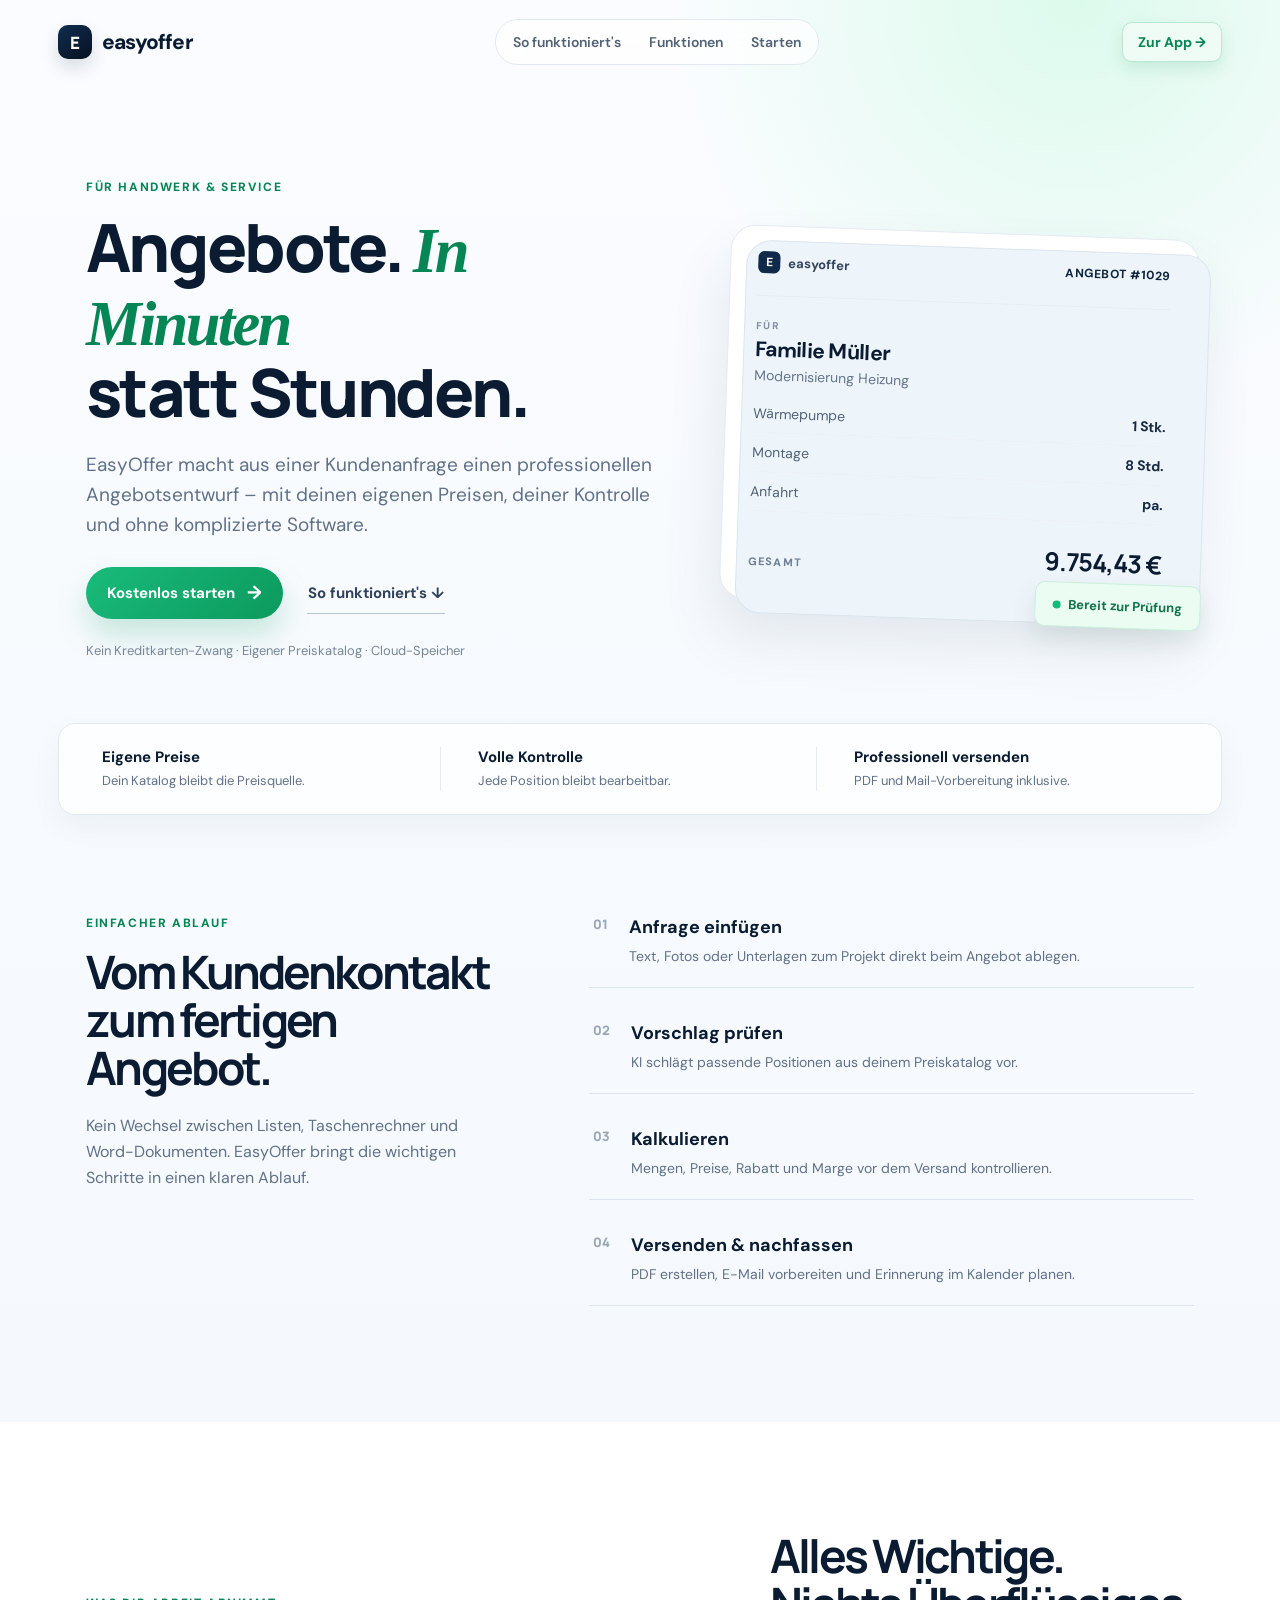
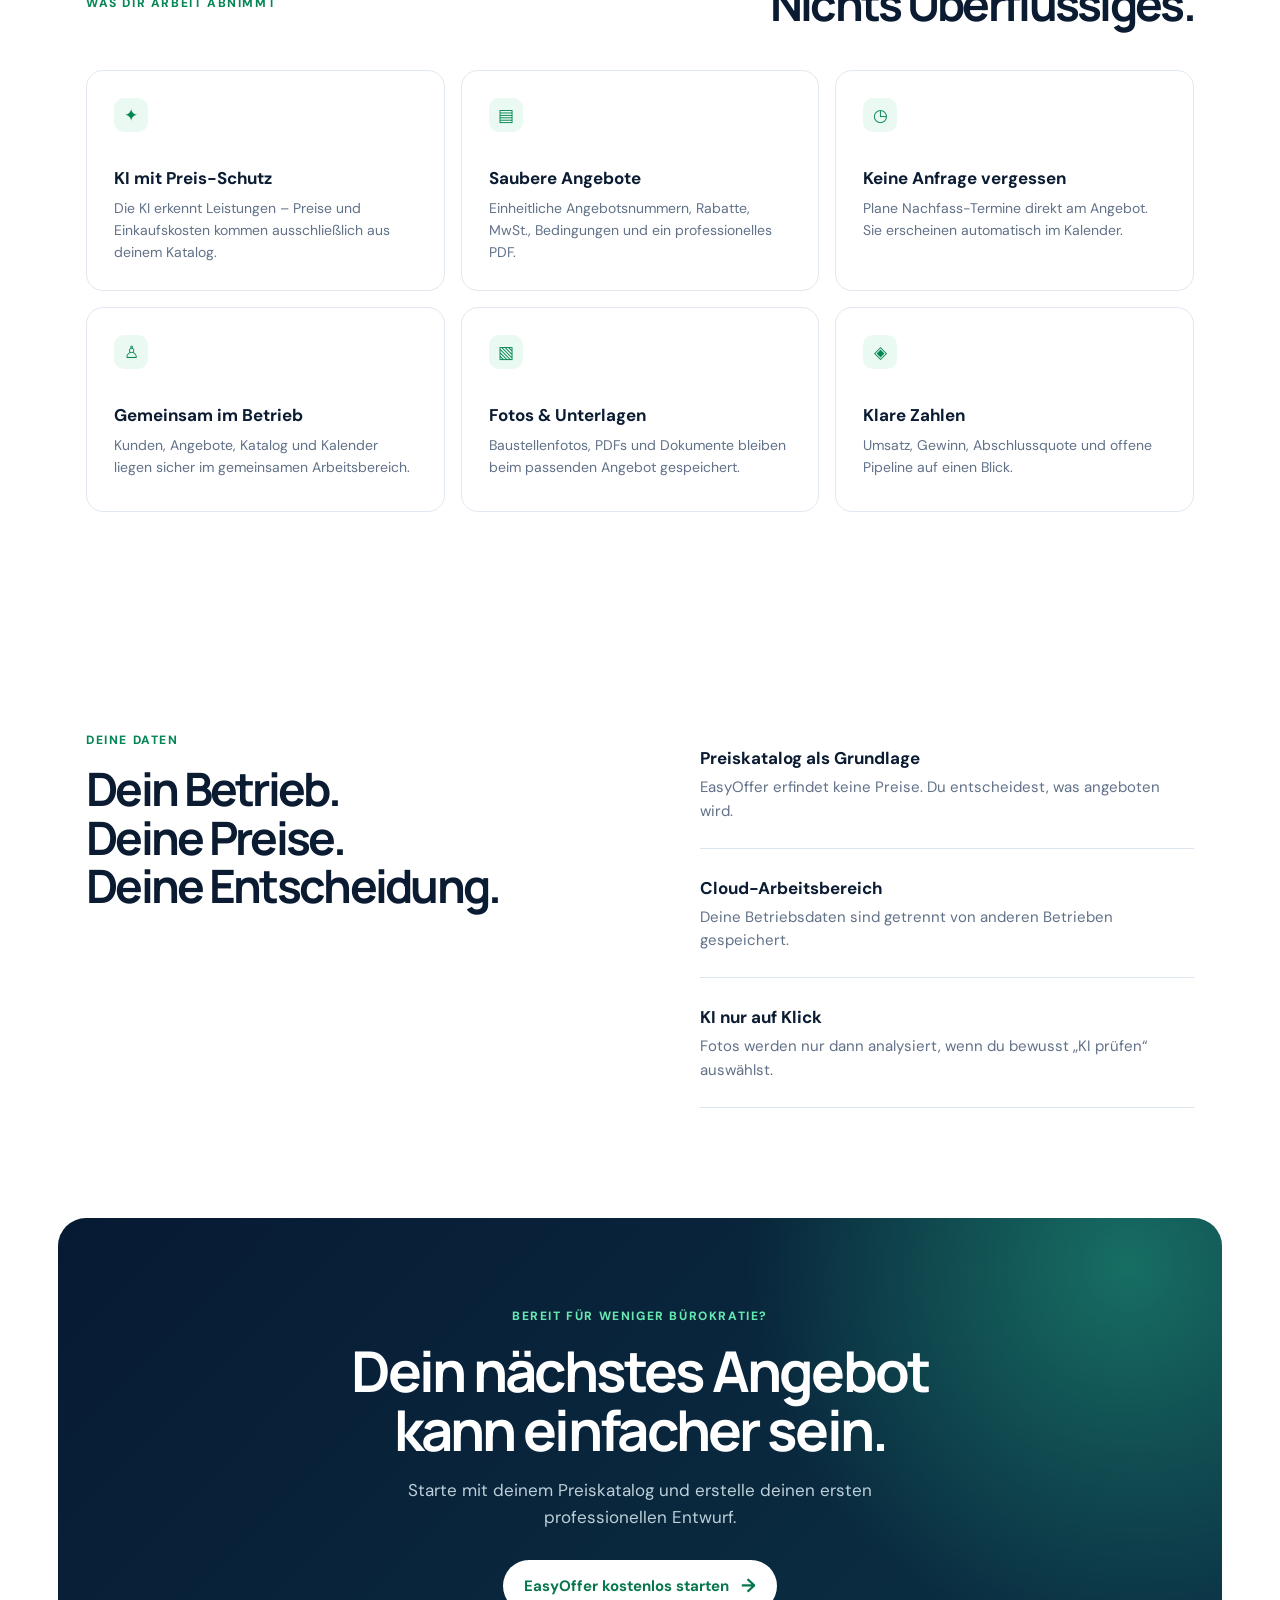
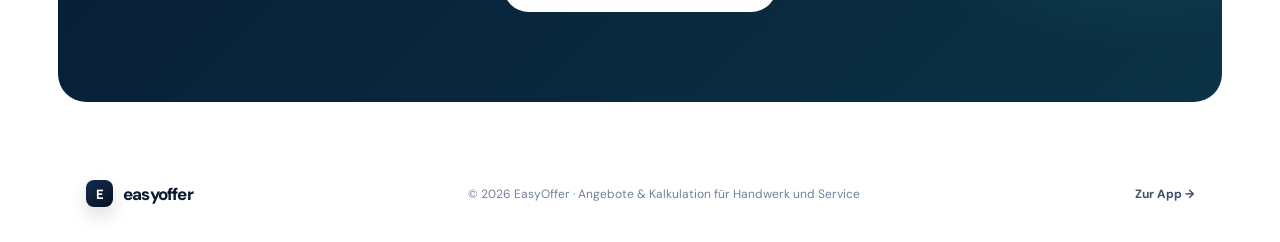
<file: index.html>
<!doctype html>
<html lang="de">
<head>
  <meta charset="utf-8">
  <meta name="viewport" content="width=device-width, initial-scale=1">
  <meta name="theme-color" content="#0b1220">
  <meta name="description" content="EasyOffer erstellt professionelle Angebote für Handwerk und Service in wenigen Minuten.">
  <title>EasyOffer – Angebote. In Minuten statt Stunden.</title>
<link rel="stylesheet" href="landing.css?v=landing-fix-20260915">
</head>
<body>
  <header class="siteHeader">
    <a class="brand" href="#top"><span>E</span><b>easyoffer</b></a>
    <nav><a href="#ablauf">So funktioniert's</a><a href="#funktionen">Funktionen</a><a href="#start">Starten</a></nav>
    <a class="headerCta" href="app.html">Zur App →</a>
  </header>
  <main id="top">
    <section class="heroSection">
      <div class="heroCopy">
        <p class="eyebrow">FÜR HANDWERK & SERVICE</p>
        <h1>Angebote. <em>In Minuten</em><br>statt Stunden.</h1>
        <p class="heroLead">EasyOffer macht aus einer Kundenanfrage einen professionellen Angebotsentwurf – mit deinen eigenen Preisen, deiner Kontrolle und ohne komplizierte Software.</p>
        <div class="heroActions"><a class="primaryCta" href="app.html">Kostenlos starten <span>→</span></a><a class="textCta" href="#ablauf">So funktioniert's <span>↓</span></a></div>
        <p class="heroHint">Kein Kreditkarten-Zwang · Eigener Preiskatalog · Cloud-Speicher</p>
      </div>
      <div class="offerMockup" aria-label="Vorschau eines EasyOffer-Angebots">
        <div class="mockTop"><span class="mockLogo">E</span><span>easyoffer</span><b>ANGEBOT #1029</b></div>
        <div class="mockCustomer"><small>FÜR</small><b>Familie Müller</b><span>Modernisierung Heizung</span></div>
        <div class="mockRows"><div><span>Wärmepumpe</span><b>1 Stk.</b></div><div><span>Montage</span><b>8 Std.</b></div><div><span>Anfahrt</span><b>pa.</b></div></div>
        <div class="mockTotal"><span>GESAMT</span><b>9.754,43 €</b></div>
        <div class="mockStatus"><i></i> Bereit zur Prüfung</div>
      </div>
    </section>
    <section class="benefitBar"><div><b>Eigene Preise</b><span>Dein Katalog bleibt die Preisquelle.</span></div><div><b>Volle Kontrolle</b><span>Jede Position bleibt bearbeitbar.</span></div><div><b>Professionell versenden</b><span>PDF und Mail-Vorbereitung inklusive.</span></div></section>
    <section class="flowSection" id="ablauf">
      <div class="sectionIntro"><p class="eyebrow">EINFACHER ABLAUF</p><h2>Vom Kundenkontakt<br>zum fertigen Angebot.</h2><p>Kein Wechsel zwischen Listen, Taschenrechner und Word-Dokumenten. EasyOffer bringt die wichtigen Schritte in einen klaren Ablauf.</p></div>
      <div class="flowSteps"><article><span>01</span><div><h3>Anfrage einfügen</h3><p>Text, Fotos oder Unterlagen zum Projekt direkt beim Angebot ablegen.</p></div></article><article><span>02</span><div><h3>Vorschlag prüfen</h3><p>KI schlägt passende Positionen aus deinem Preiskatalog vor.</p></div></article><article><span>03</span><div><h3>Kalkulieren</h3><p>Mengen, Preise, Rabatt und Marge vor dem Versand kontrollieren.</p></div></article><article><span>04</span><div><h3>Versenden & nachfassen</h3><p>PDF erstellen, E-Mail vorbereiten und Erinnerung im Kalender planen.</p></div></article></div>
    </section>
    <section class="featureSection" id="funktionen">
      <div class="featureHeading"><p class="eyebrow">WAS DIR ARBEIT ABNIMMT</p><h2>Alles Wichtige.<br>Nichts Überflüssiges.</h2></div>
      <div class="featureGrid"><article><span>✦</span><h3>KI mit Preis-Schutz</h3><p>Die KI erkennt Leistungen – Preise und Einkaufskosten kommen ausschließlich aus deinem Katalog.</p></article><article><span>▤</span><h3>Saubere Angebote</h3><p>Einheitliche Angebotsnummern, Rabatte, MwSt., Bedingungen und ein professionelles PDF.</p></article><article><span>◷</span><h3>Keine Anfrage vergessen</h3><p>Plane Nachfass-Termine direkt am Angebot. Sie erscheinen automatisch im Kalender.</p></article><article><span>♙</span><h3>Gemeinsam im Betrieb</h3><p>Kunden, Angebote, Katalog und Kalender liegen sicher im gemeinsamen Arbeitsbereich.</p></article><article><span>▧</span><h3>Fotos & Unterlagen</h3><p>Baustellenfotos, PDFs und Dokumente bleiben beim passenden Angebot gespeichert.</p></article><article><span>◈</span><h3>Klare Zahlen</h3><p>Umsatz, Gewinn, Abschlussquote und offene Pipeline auf einen Blick.</p></article></div>
    </section>
    <section class="trustSection"><div><p class="eyebrow">DEINE DATEN</p><h2>Dein Betrieb.<br>Deine Preise.<br>Deine Entscheidung.</h2></div><div class="trustPoints"><p><b>Preiskatalog als Grundlage</b><span>EasyOffer erfindet keine Preise. Du entscheidest, was angeboten wird.</span></p><p><b>Cloud-Arbeitsbereich</b><span>Deine Betriebsdaten sind getrennt von anderen Betrieben gespeichert.</span></p><p><b>KI nur auf Klick</b><span>Fotos werden nur dann analysiert, wenn du bewusst „KI prüfen“ auswählst.</span></p></div></section>
    <section class="finalCta" id="start"><p class="eyebrow">BEREIT FÜR WENIGER BÜROKRATIE?</p><h2>Dein nächstes Angebot<br>kann einfacher sein.</h2><p>Starte mit deinem Preiskatalog und erstelle deinen ersten professionellen Entwurf.</p><a class="primaryCta lightCta" href="app.html">EasyOffer kostenlos starten <span>→</span></a></section>
  </main>
  <footer><a class="brand" href="#top"><span>E</span><b>easyoffer</b></a><span>© 2026 EasyOffer · Angebote & Kalkulation für Handwerk und Service</span><a href="app.html">Zur App →</a></footer>
</body>
</html>
</file>
<file: landing.css>
@import url('https://fonts.googleapis.com/css2?family=DM+Sans:wght@400;500;600;700&family=Manrope:wght@600;700;800&display=swap');
:root{--ink:#0a1b32;--muted:#617188;--line:#dce5ef;--green:#16b979;--green-dark:#078655;--paper:#fff;--navy:#071526}*{box-sizing:border-box}html{scroll-behavior:smooth}body{margin:0;color:var(--ink);background:radial-gradient(circle at 84% 0,#dcfaec 0,transparent 25rem),linear-gradient(180deg,#fafcff 0,#f4f8fc 48%,#fff 48%);font-family:'DM Sans',Arial,sans-serif}a{text-decoration:none;color:inherit}p,h1,h2,h3{margin-top:0}.siteHeader{height:84px;max-width:1220px;margin:auto;padding:0 28px;display:flex;align-items:center;justify-content:space-between;gap:25px;position:relative;z-index:2}.brand{display:flex;align-items:center;gap:10px;font-size:21px;letter-spacing:-.8px}.brand span{display:grid;place-items:center;width:34px;height:34px;border-radius:10px;background:linear-gradient(145deg,#102d50,#07111f);color:#fff;font-family:Manrope,sans-serif;font-size:17px;font-weight:800;box-shadow:0 8px 18px #07152624}.brand b{font-weight:800}.siteHeader nav{display:flex;align-items:center;gap:4px;padding:5px;border:1px solid #e1e8f0;border-radius:999px;background:#ffffffb8;backdrop-filter:blur(12px);font-size:14px;font-weight:600;color:#526276}.siteHeader nav a{padding:8px 12px;border-radius:999px;transition:.2s}.siteHeader nav a:hover{background:#edf7f2;color:var(--green-dark)}.headerCta{padding:10px 15px;border:1px solid #b9e7d1;border-radius:10px;background:#effbf5;color:var(--green-dark);font-size:14px;font-weight:700;box-shadow:0 7px 16px #0a8b5320}main{overflow:hidden}.heroSection{max-width:1164px;margin:auto;padding:95px 28px 64px;display:grid;grid-template-columns:minmax(0,1.04fr) minmax(400px,.86fr);align-items:center;gap:72px}.eyebrow{margin-bottom:17px;color:var(--green-dark);font-size:12px;font-weight:800;letter-spacing:1.6px}.heroCopy h1,.sectionIntro h2,.featureHeading h2,.trustSection h2,.finalCta h2{font-family:Manrope,Arial,sans-serif;letter-spacing:-2.7px;line-height:1.05}.heroCopy h1{max-width:670px;margin-bottom:23px;font-size:clamp(46px,5.2vw,72px);font-weight:800}.heroCopy h1 em{color:var(--green-dark);font-family:Georgia,serif;font-size:.94em;font-weight:600}.heroLead{max-width:630px;margin-bottom:27px;color:var(--muted);font-size:19px;line-height:1.58}.heroActions{display:flex;align-items:center;gap:24px}.primaryCta{display:inline-flex;align-items:center;gap:12px;padding:16px 21px;border-radius:999px;background:linear-gradient(135deg,#19bb7b,#0c995e);color:#fff;font-size:15px;font-weight:700;box-shadow:0 16px 30px #0c995e35;transition:transform .2s,box-shadow .2s}.primaryCta:hover{transform:translateY(-2px);box-shadow:0 20px 36px #0c995e42}.primaryCta span{font-size:19px;line-height:12px}.textCta{padding:10px 1px;border-bottom:1px solid #b8c5d4;color:#31435b;font-size:15px;font-weight:700}.heroHint{margin:23px 0 0;color:#77869a;font-size:13px}.offerMockup{position:relative;padding:25px 27px 30px;border:1px solid #e5ebf3;border-radius:25px;background:#fff;box-shadow:0 35px 60px #27425e1c;transform:rotate(2deg)}.offerMockup:before{position:absolute;z-index:-1;inset:14px -13px -15px 15px;border:1px solid #dbe5ef;border-radius:25px;background:#eef5fa;content:''}.mockTop{display:flex;align-items:center;gap:8px;padding-bottom:22px;border-bottom:1px solid #e7edf3;color:#35465d;font-size:13px;font-weight:700}.mockTop b{margin-left:auto;color:#10243d;font-size:12px;letter-spacing:.5px}.mockLogo{display:grid;place-items:center;width:22px;height:22px;border-radius:6px;background:#102b4a;color:#fff;font-size:12px}.mockCustomer{padding:23px 0 20px;display:grid;gap:3px}.mockCustomer small{color:#8491a2;font-size:10px;font-weight:800;letter-spacing:1.4px}.mockCustomer b{font-size:21px;letter-spacing:-.7px}.mockCustomer span{color:#64748a;font-size:14px}.mockRows{display:grid;gap:10px}.mockRows div{display:flex;justify-content:space-between;padding-bottom:10px;border-bottom:1px solid #edf1f5;color:#526277;font-size:14px}.mockRows b{color:#182a43}.mockTotal{display:flex;justify-content:space-between;align-items:end;margin-top:22px}.mockTotal span{color:#708096;font-size:11px;font-weight:800;letter-spacing:1.2px}.mockTotal b{font-family:Manrope,sans-serif;font-size:25px;letter-spacing:-1px}.mockStatus{position:absolute;right:-14px;bottom:-18px;display:flex;align-items:center;gap:8px;padding:13px 17px;border:1px solid #c9f0db;border-radius:10px;background:#ebfcf3;color:#14734b;font-size:13px;font-weight:700;box-shadow:0 12px 25px #1c493a1b}.mockStatus i{width:8px;height:8px;border-radius:50%;background:#15ba79}.benefitBar{max-width:1164px;margin:0 auto 100px;padding:23px 28px;display:grid;grid-template-columns:repeat(3,1fr);gap:22px;border:1px solid #e2e9f0;border-radius:17px;background:#ffffffc9;box-shadow:0 12px 30px #1938590d}.benefitBar div{display:grid;gap:5px;padding:0 15px;border-right:1px solid #e5ebf1}.benefitBar div:last-child{border:0}.benefitBar b{font-size:15px}.benefitBar span{color:var(--muted);font-size:13px;line-height:1.4}.flowSection{max-width:1164px;margin:0 auto;padding:0 28px 116px;display:grid;grid-template-columns:.8fr 1.2fr;gap:100px;align-items:start}.sectionIntro h2,.featureHeading h2,.trustSection h2{margin-bottom:20px;font-size:clamp(34px,3.6vw,52px)}.sectionIntro>p:last-child{max-width:415px;color:var(--muted);font-size:16px;line-height:1.65}.flowSteps{display:grid;gap:13px}.flowSteps article{display:flex;gap:21px;padding:20px 4px;border-bottom:1px solid var(--line)}.flowSteps article:first-child{padding-top:0}.flowSteps span{color:#99a6b6;font-family:Manrope,sans-serif;font-size:13px;font-weight:800}.flowSteps h3{margin:0 0 7px;font-size:18px}.flowSteps p{margin:0;color:var(--muted);font-size:14px;line-height:1.5}.featureSection{padding:110px max(28px,calc((100% - 1108px)/2));background:#fff}.featureHeading{display:flex;align-items:end;justify-content:space-between;margin-bottom:42px}.featureHeading h2{margin:0}.featureGrid{display:grid;grid-template-columns:repeat(3,1fr);gap:16px}.featureGrid article{min-height:205px;padding:27px;border:1px solid #e1e8ef;border-radius:17px;background:#fff;transition:transform .2s,box-shadow .2s,border-color .2s}.featureGrid article:hover{border-color:#bce8d2;box-shadow:0 18px 35px #15385b13;transform:translateY(-3px)}.featureGrid article>span{display:grid;place-items:center;width:34px;height:34px;margin-bottom:35px;border-radius:10px;background:#eafaf2;color:#058752;font-size:17px}.featureGrid h3{margin-bottom:9px;font-size:17px}.featureGrid p{margin:0;color:var(--muted);font-size:14px;line-height:1.55}.trustSection{max-width:1164px;margin:auto;padding:110px 28px;display:grid;grid-template-columns:1fr 1fr;gap:120px}.trustPoints{display:grid;gap:28px;padding-top:15px}.trustPoints p{display:grid;gap:7px;margin:0;padding-bottom:25px;border-bottom:1px solid var(--line)}.trustPoints b{font-size:17px}.trustPoints span{color:var(--muted);font-size:15px;line-height:1.55}.finalCta{max-width:1164px;margin:0 auto 78px;padding:90px 28px;border-radius:28px;background:radial-gradient(circle at 92% 10%,#176e63 0,transparent 33%),linear-gradient(135deg,#071a33,#0b3245);color:#fff;text-align:center}.finalCta .eyebrow{color:#66e9b0}.finalCta h2{margin-bottom:18px;font-size:clamp(37px,4.4vw,60px)}.finalCta>p:not(.eyebrow){max-width:540px;margin:0 auto 29px;color:#bdd0d9;font-size:17px;line-height:1.6}.lightCta{background:#fff;color:#08764d;box-shadow:none}footer{max-width:1164px;margin:auto;padding:0 28px 35px;display:flex;align-items:center;justify-content:space-between;gap:20px;color:#728197;font-size:12px}footer .brand{font-size:17px;color:var(--ink)}footer .brand span{width:27px;height:27px;border-radius:8px;font-size:13px}footer>a:last-child{color:#3e516a;font-weight:700}@media(max-width:800px){.siteHeader{height:70px;padding:0 18px}.siteHeader nav{display:none}.headerCta{padding:9px 12px}.heroSection{padding:58px 22px;grid-template-columns:1fr;gap:54px}.heroCopy h1{font-size:47px}.heroLead{font-size:17px}.offerMockup{margin:0 10px;transform:rotate(1deg)}.benefitBar{margin:0 22px 74px;padding:8px 12px;grid-template-columns:1fr;gap:0}.benefitBar div{padding:15px 5px;border-right:0;border-bottom:1px solid #e5ebf1}.benefitBar div:last-child{border:0}.flowSection{padding:0 22px 78px;grid-template-columns:1fr;gap:40px}.featureSection{padding:78px 22px}.featureHeading{display:block;margin-bottom:28px}.featureGrid{grid-template-columns:1fr}.featureGrid article{min-height:auto}.trustSection{padding:78px 22px;grid-template-columns:1fr;gap:16px}.finalCta{margin:0 22px 52px;padding:65px 22px;border-radius:22px}footer{padding:0 22px 28px;align-items:flex-start;flex-wrap:wrap}footer>span{order:3;width:100%}}@media(max-width:430px){.heroActions{align-items:flex-start;flex-direction:column;gap:10px}.heroCopy h1{font-size:42px}.mockTop b{font-size:10px}.offerMockup{padding:21px}.mockCustomer b{font-size:19px}}
</file>
